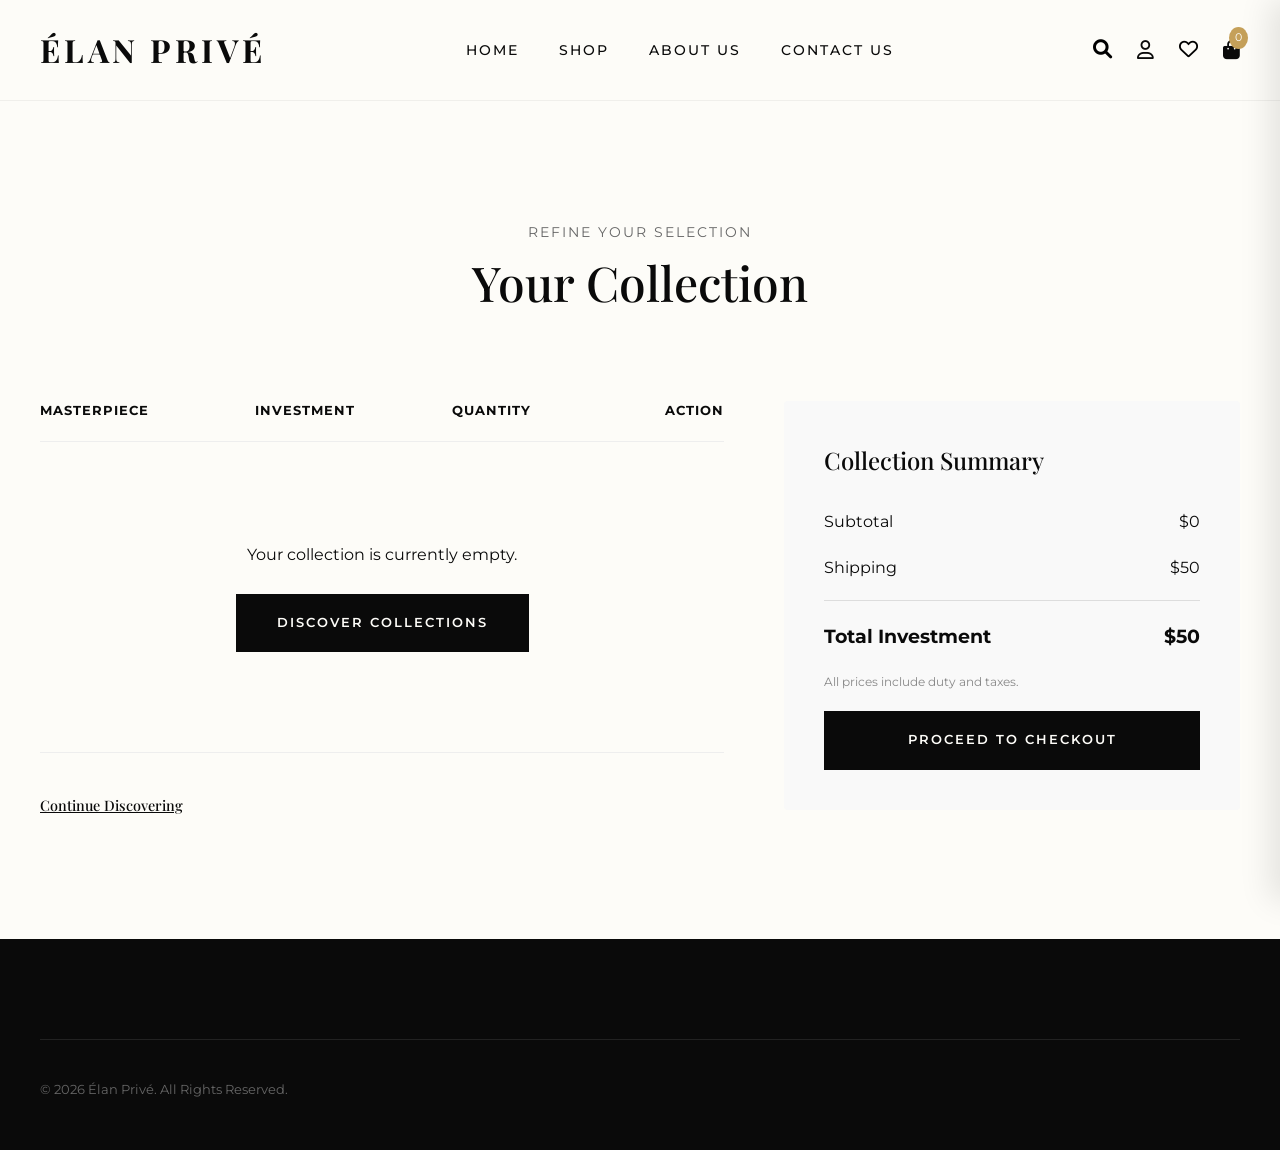
<file: frontend/cart.html>
<!DOCTYPE html>
<html lang="en">
<head>
    <meta charset="UTF-8">
    <meta name="viewport" content="width=device-width, initial-scale=1.0">
    <title>Your Collection | Élan Privé</title>
    <link rel="stylesheet" href="style.css">
    <link rel="stylesheet" href="https://cdnjs.cloudflare.com/ajax/libs/font-awesome/6.0.0/css/all.min.css">
</head>
<body>

    <header>
        <div class="container">
            <nav>
                <a href="index.html" class="logo serif">Élan Privé</a>
                <ul class="nav-links">
                    <li><a href="index.html">Home</a></li>
                    <li><a href="shop.html">Shop</a></li>
                    <li><a href="about.html">About Us</a></li>
                    <li><a href="contact.html">Contact Us</a></li>
                </ul>
                <div class="nav-icons">
                    <button class="icon-btn"><i class="fas fa-search"></i></button>
                    <a href="profile.html" class="icon-btn"><i class="far fa-user"></i></a>
                    <button id="wishlist-trigger" class="icon-btn">
                        <i class="far fa-heart"></i>
                        <span class="wishlist-count">0</span>
                    </button>
                    <a href="cart.html" class="icon-btn active">
                        <i class="fas fa-shopping-bag"></i>
                        <span class="cart-count">0</span>
                    </a>
                </div>
            </nav>
        </div>
    </header>

    <main class="container">
        <section>
            <div class="section-title">
                <p>Refine Your Selection</p>
                <h2>Your Collection</h2>
            </div>

            <div class="checkout-grid">
                <div>
                    <table class="cart-table">
                        <thead>
                            <tr>
                                <th>Masterpiece</th>
                                <th>Investment</th>
                                <th>Quantity</th>
                                <th style="text-align: right;">Action</th>
                            </tr>
                        </thead>
                        <tbody id="cart-items-container">
                            <!-- Items injected by JS -->
                        </tbody>
                    </table>
                    <a href="shop.html" class="serif" style="text-decoration: underline; font-size: 0.9rem;">Continue Discovering</a>
                </div>

                <aside>
                    <div class="cart-summary">
                        <h3 class="serif" style="margin-bottom: 30px; font-size: 1.5rem;">Collection Summary</h3>
                        <div class="summary-row">
                            <span>Subtotal</span>
                            <span id="subtotal">$0</span>
                        </div>
                        <div class="summary-row">
                            <span>Shipping</span>
                            <span id="shipping">Complimentary</span>
                        </div>
                        <div class="summary-row summary-total" style="margin-top: 20px;">
                            <span>Total Investment</span>
                            <span id="total">$0</span>
                        </div>
                        <p style="font-size: 0.75rem; color: #888; margin: 20px 0;">All prices include duty and taxes.</p>
                        <a href="checkout.html" class="btn btn-primary" style="width: 100%; text-align: center;">Proceed to Checkout</a>
                    </div>
                </aside>
            </div>
        </section>
    </main>

    <footer>
        <div class="container">
            <div class="footer-bottom">
                <p>&copy; 2026 Élan Privé. All Rights Reserved.</p>
            </div>
        </div>
    </footer>

    <!-- Wishlist Sidebar -->
    <div id="wishlist-sidebar" class="sidebar">
        <div class="sidebar-header">
            <h3 class="serif">Your Wishlist</h3>
            <button id="wishlist-close" class="icon-btn"><i class="fas fa-times"></i></button>
        </div>
        <div id="wishlist-items" class="sidebar-content">
            <!-- Wishlist items injected here -->
        </div>
        <div class="sidebar-footer">
            <a href="shop.html" class="btn btn-gold" style="width: 100%; text-align: center;">Continue Exploring</a>
        </div>
    </div>

    <script src="scripts.js"></script>
</body>
</html>
</file>
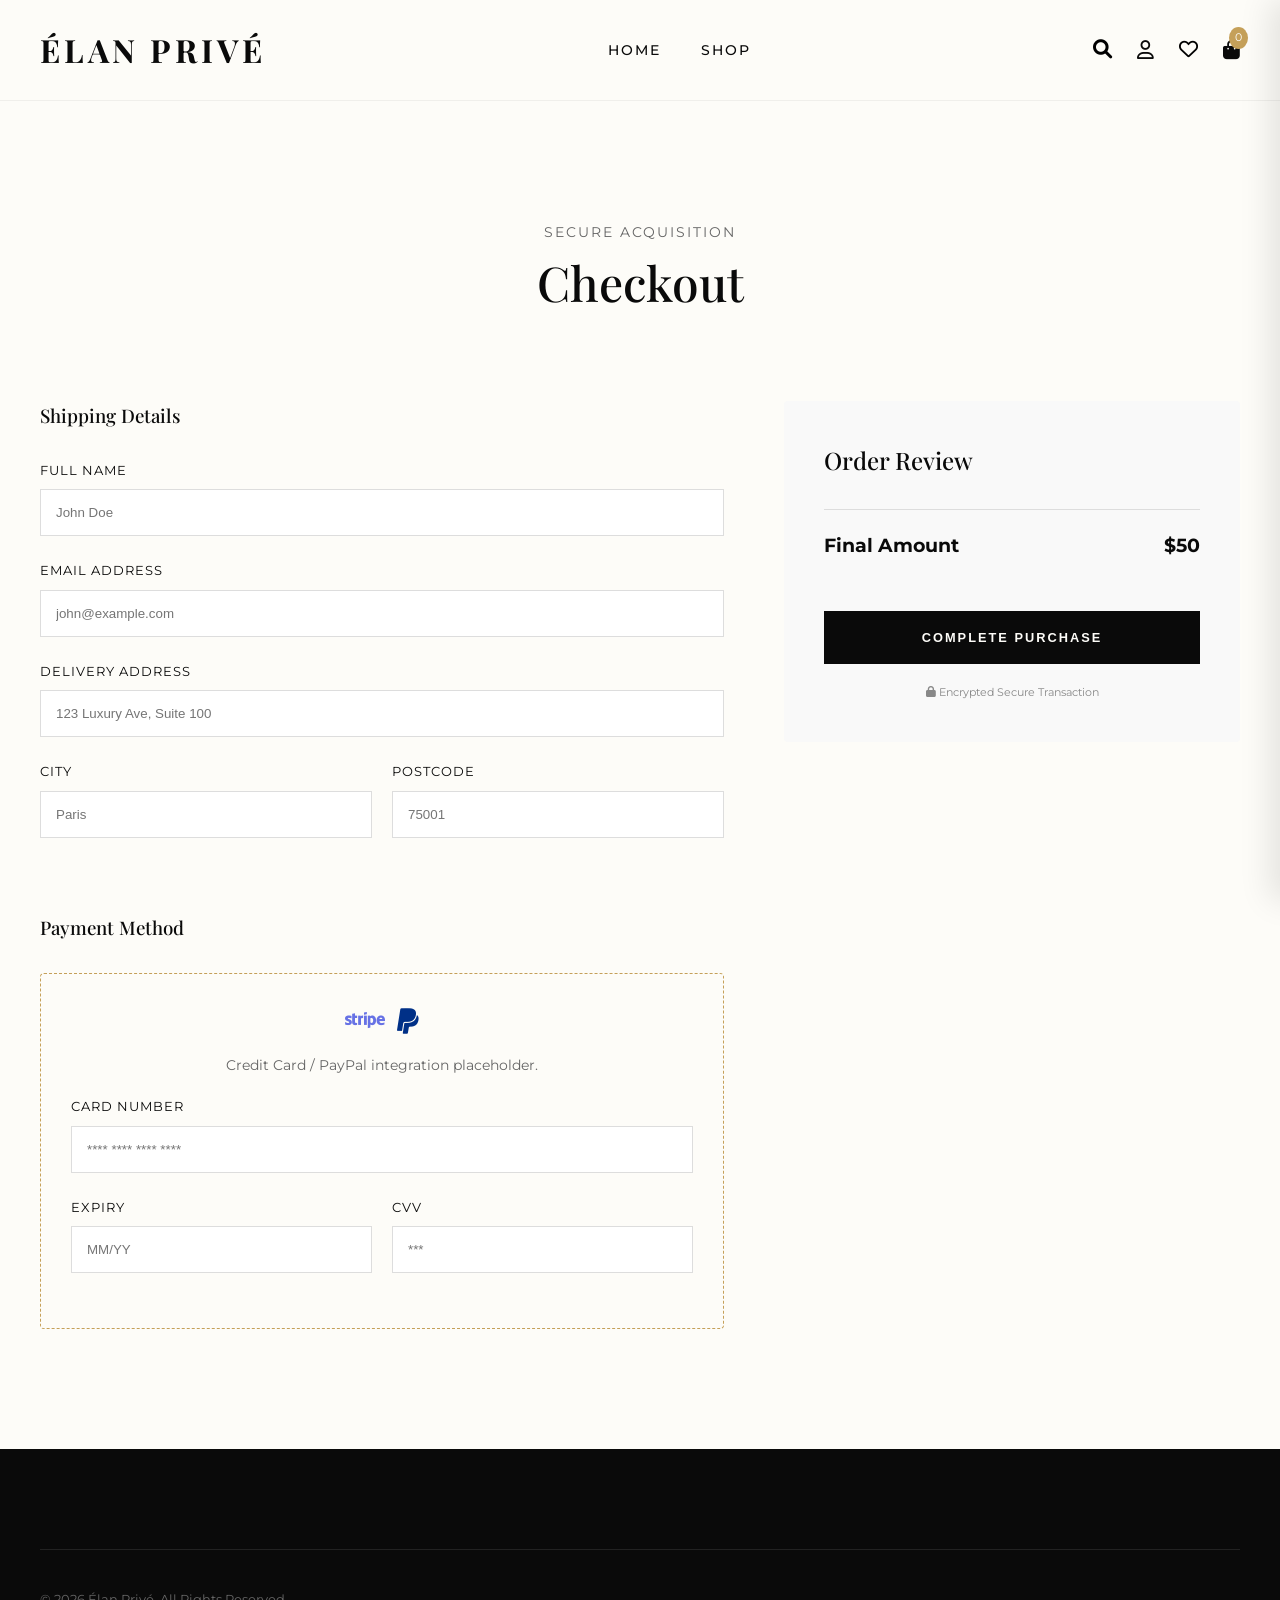
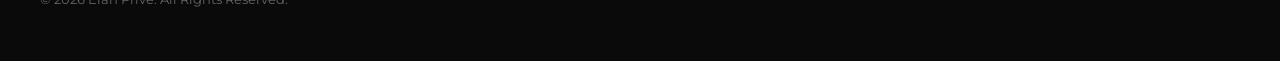
<file: frontend/checkout.html>
<!DOCTYPE html>
<html lang="en">
<head>
    <meta charset="UTF-8">
    <meta name="viewport" content="width=device-width, initial-scale=1.0">
    <title>Checkout | Élan Privé</title>
    <link rel="stylesheet" href="style.css">
    <link rel="stylesheet" href="https://cdnjs.cloudflare.com/ajax/libs/font-awesome/6.0.0/css/all.min.css">
</head>
<body>

    <header>
        <div class="container">
            <nav>
                <a href="index.html" class="logo serif">Élan Privé</a>
                <ul class="nav-links">
                    <li><a href="index.html">Home</a></li>
                    <li><a href="shop.html">Shop</a></li>
                </ul>
                <div class="nav-icons">
                    <button class="icon-btn"><i class="fas fa-search"></i></button>
                    <a href="profile.html" class="icon-btn"><i class="far fa-user"></i></a>
                    <button id="wishlist-trigger" class="icon-btn">
                        <i class="far fa-heart"></i>
                        <span class="wishlist-count">0</span>
                    </button>
                    <a href="cart.html" class="icon-btn">
                        <i class="fas fa-shopping-bag"></i>
                        <span class="cart-count">0</span>
                    </a>
                </div>
            </nav>
        </div>
    </header>

    <main class="container">
        <section>
            <div class="section-title">
                <p>Secure Acquisition</p>
                <h2>Checkout</h2>
            </div>

            <form id="checkout-form" class="checkout-grid">
                <div>
                    <h3 class="serif" style="margin-bottom: 30px;">Shipping Details</h3>
                    <div class="form-group">
                        <label>Full Name</label>
                        <input type="text" name="name" placeholder="John Doe" required>
                    </div>
                    <div class="form-group">
                        <label>Email Address</label>
                        <input type="email" name="email" placeholder="john@example.com" required>
                    </div>
                    <div class="form-group">
                        <label>Delivery Address</label>
                        <input type="text" name="address" placeholder="123 Luxury Ave, Suite 100" required>
                    </div>
                    <div style="display: grid; grid-template-columns: 1fr 1fr; gap: 20px;">
                        <div class="form-group">
                            <label>City</label>
                            <input type="text" name="city" placeholder="Paris" required>
                        </div>
                        <div class="form-group">
                            <label>Postcode</label>
                            <input type="text" name="postcode" placeholder="75001" required>
                        </div>
                    </div>

                    <h3 class="serif" style="margin: 50px 0 30px;">Payment Method</h3>
                    <div class="payment-placeholder">
                        <p style="margin-bottom: 15px;"><i class="fab fa-stripe" style="font-size: 2rem; color: #6772e5;"></i> &nbsp; <i class="fab fa-paypal" style="font-size: 1.8rem; color: #003087;"></i></p>
                        <p style="font-size: 0.9rem; color: #666;">Credit Card / PayPal integration placeholder.</p>
                        <div style="margin-top: 20px; text-align: left;">
                            <div class="form-group">
                                <label>Card Number</label>
                                <input type="text" placeholder="**** **** **** ****">
                            </div>
                            <div style="display: grid; grid-template-columns: 1fr 1fr; gap: 20px;">
                                <div class="form-group">
                                    <label>Expiry</label>
                                    <input type="text" placeholder="MM/YY">
                                </div>
                                <div class="form-group">
                                    <label>CVV</label>
                                    <input type="text" placeholder="***">
                                </div>
                            </div>
                        </div>
                    </div>
                </div>

                <aside>
                    <div class="cart-summary">
                        <h3 class="serif" style="margin-bottom: 30px; font-size: 1.5rem;">Order Review</h3>
                        <div id="checkout-summary-list">
                            <!-- Items injected by JS -->
                        </div>
                        <div class="summary-row summary-total" style="margin-top: 30px;">
                            <span>Final Amount</span>
                            <span id="checkout-total">$0</span>
                        </div>
                        <button type="submit" class="btn btn-primary" style="width: 100%; margin-top: 30px;">Complete Purchase</button>
                        <p style="text-align: center; font-size: 0.7rem; color: #888; margin-top: 20px;"><i class="fas fa-lock"></i> Encrypted Secure Transaction</p>
                    </div>
                </aside>
            </form>
        </section>
    </main>

    <footer>
        <div class="container">
            <div class="footer-bottom">
                <p>&copy; 2026 Élan Privé. All Rights Reserved.</p>
            </div>
        </div>
    </footer>

    <!-- Wishlist Sidebar -->
    <div id="wishlist-sidebar" class="sidebar">
        <div class="sidebar-header">
            <h3 class="serif">Your Wishlist</h3>
            <button id="wishlist-close" class="icon-btn"><i class="fas fa-times"></i></button>
        </div>
        <div id="wishlist-items" class="sidebar-content">
            <!-- Wishlist items injected here -->
        </div>
        <div class="sidebar-footer">
            <a href="shop.html" class="btn btn-gold" style="width: 100%; text-align: center;">Continue Exploring</a>
        </div>
    </div>

    <script src="scripts.js"></script>
</body>
</html>
</file>
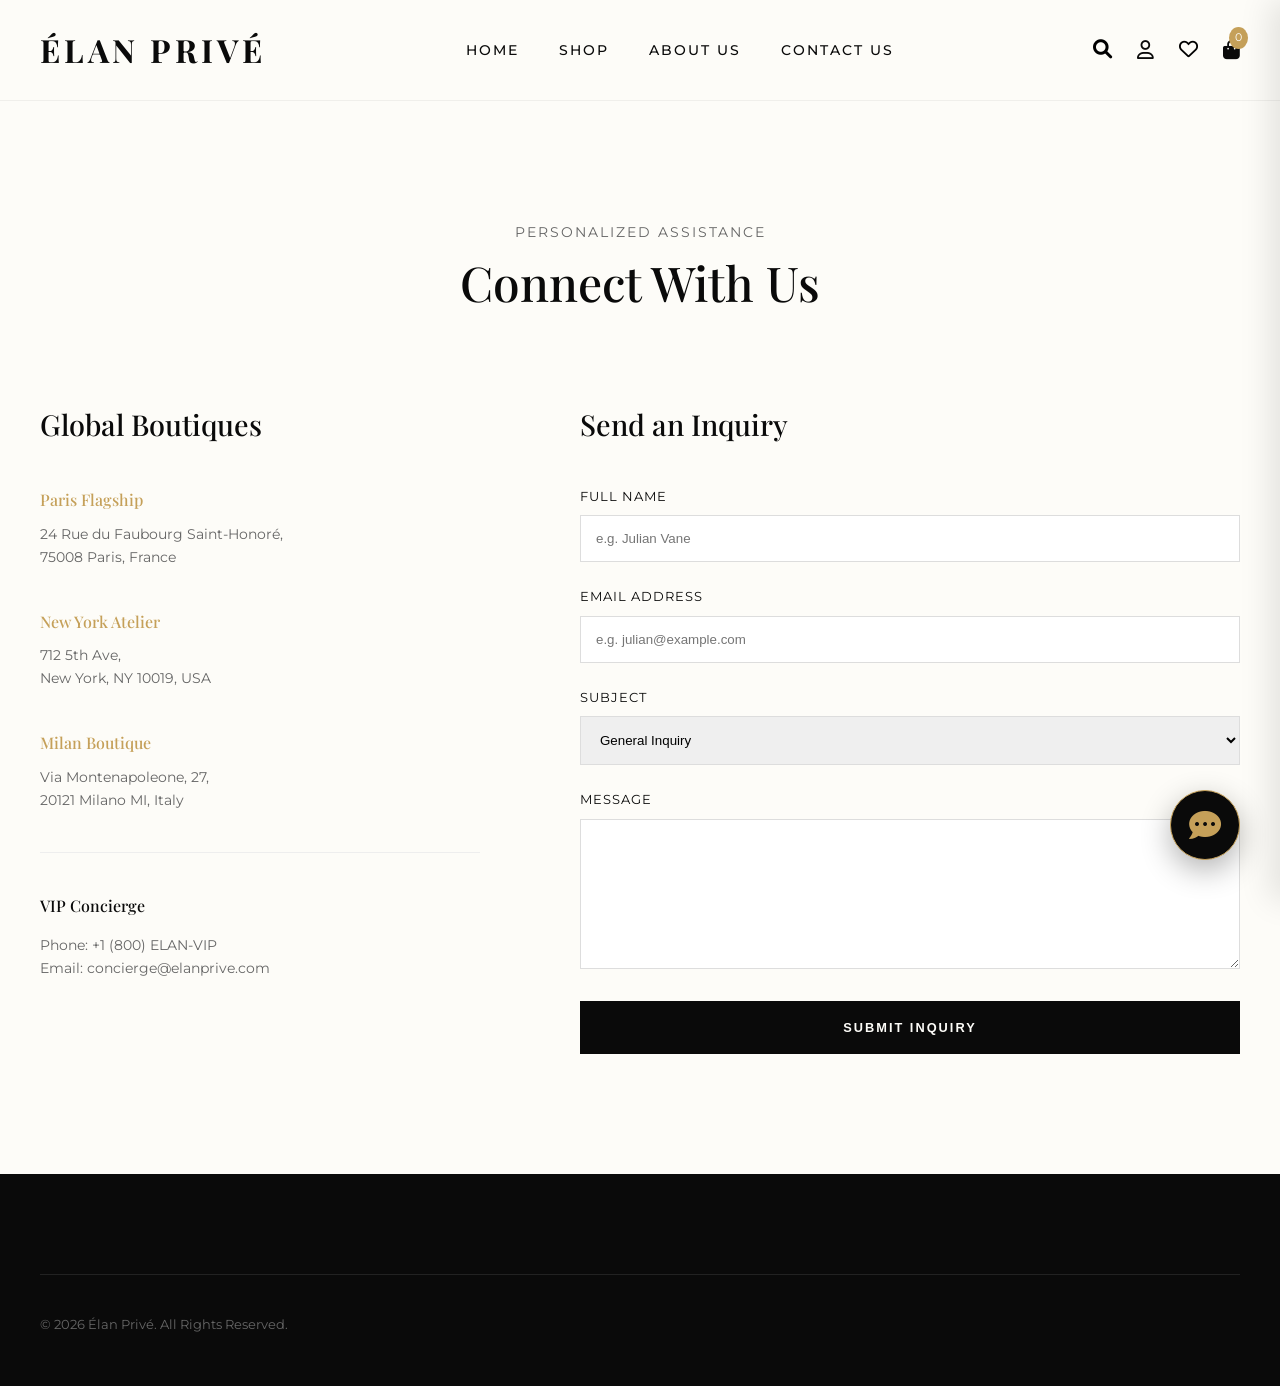
<file: frontend/contact.html>
<!DOCTYPE html>
<html lang="en">
<head>
    <meta charset="UTF-8">
    <meta name="viewport" content="width=device-width, initial-scale=1.0">
    <title>Contact Us | Élan Privé</title>
    <link rel="stylesheet" href="style.css">
    <link rel="stylesheet" href="https://cdnjs.cloudflare.com/ajax/libs/font-awesome/6.0.0/css/all.min.css">
</head>
<body>

    <header>
        <div class="container">
            <nav>
                <a href="index.html" class="logo serif">Élan Privé</a>
                <ul class="nav-links">
                    <li><a href="index.html">Home</a></li>
                    <li><a href="shop.html">Shop</a></li>
                    <li><a href="about.html">About Us</a></li>
                    <li><a href="contact.html" class="active">Contact Us</a></li>
                </ul>
                <div class="nav-icons">
                    <button class="icon-btn"><i class="fas fa-search"></i></button>
                    <a href="profile.html" class="icon-btn"><i class="far fa-user"></i></a>
                    <button id="wishlist-trigger" class="icon-btn">
                        <i class="far fa-heart"></i>
                        <span class="wishlist-count">0</span>
                    </button>
                    <a href="cart.html" class="icon-btn">
                        <i class="fas fa-shopping-bag"></i>
                        <span class="cart-count">0</span>
                    </a>
                </div>
            </nav>
        </div>
    </header>

    <main class="container">
        <section>
            <div class="section-title">
                <p>Personalized Assistance</p>
                <h2>Connect With Us</h2>
            </div>

            <div style="display: grid; grid-template-columns: 1fr 1.5fr; gap: 100px;">
                <div>
                    <h3 class="serif" style="font-size: 1.8rem; margin-bottom: 40px;">Global Boutiques</h3>
                    
                    <div style="margin-bottom: 40px;">
                        <h4 class="serif" style="color: var(--accent-color); margin-bottom: 10px;">Paris Flagship</h4>
                        <p style="color: #666; font-size: 0.9rem;">24 Rue du Faubourg Saint-Honoré, <br> 75008 Paris, France</p>
                    </div>

                    <div style="margin-bottom: 40px;">
                        <h4 class="serif" style="color: var(--accent-color); margin-bottom: 10px;">New York Atelier</h4>
                        <p style="color: #666; font-size: 0.9rem;">712 5th Ave, <br> New York, NY 10019, USA</p>
                    </div>

                    <div style="margin-bottom: 40px;">
                        <h4 class="serif" style="color: var(--accent-color); margin-bottom: 10px;">Milan Boutique</h4>
                        <p style="color: #666; font-size: 0.9rem;">Via Montenapoleone, 27, <br> 20121 Milano MI, Italy</p>
                    </div>

                    <div style="border-top: 1px solid #eee; padding-top: 40px;">
                        <h4 class="serif" style="margin-bottom: 15px;">VIP Concierge</h4>
                        <p style="color: #666; font-size: 0.9rem;">Phone: +1 (800) ELAN-VIP</p>
                        <p style="color: #666; font-size: 0.9rem;">Email: concierge@elanprive.com</p>
                    </div>
                </div>

                <div>
                    <h3 class="serif" style="font-size: 1.8rem; margin-bottom: 40px;">Send an Inquiry</h3>
                    <form id="contact-form" class="checkout-form">
                        <div class="form-group">
                            <label>Full Name</label>
                            <input type="text" placeholder="e.g. Julian Vane" required>
                        </div>
                        <div class="form-group">
                            <label>Email Address</label>
                            <input type="email" placeholder="e.g. julian@example.com" required>
                        </div>
                        <div class="form-group">
                            <label>Subject</label>
                            <select>
                                <option>General Inquiry</option>
                                <option>Private Appointment</option>
                                <option>Custom Tailoring</option>
                                <option>Order Support</option>
                            </select>
                        </div>
                        <div class="form-group">
                            <label>Message</label>
                            <textarea style="width: 100%; padding: 15px; border: 1px solid #ddd; outline: none; height: 150px; font-family: inherit;"></textarea>
                        </div>
                        <button type="submit" class="btn btn-primary" style="width: 100%;">Submit Inquiry</button>
                    </form>
                </div>
            </div>
        </section>
    </main>

    <footer>
        <div class="container">
            <div class="footer-bottom">
                <p>&copy; 2026 Élan Privé. All Rights Reserved.</p>
            </div>
        </div>
    </footer>

    <!-- Le Concierge Chatbot -->
    <div id="concierge-trigger">
        <i class="fas fa-comment-dots"></i>
    </div>
    <div id="concierge-window">
        <div class="chat-header">
            <h3 class="serif">Le Concierge</h3>
            <button id="chat-close" class="icon-btn" style="color: white;"><i class="fas fa-times"></i></button>
        </div>
        <div class="chat-messages" id="chat-messages">
            <div class="message bot">
                Greetings. How may I assist you with your inquiry today?
            </div>
        </div>
        <form class="chat-input-area" id="chat-form">
            <input type="text" id="chat-input" placeholder="Type your inquiry...">
            <button type="submit"><i class="fas fa-paper-plane"></i></button>
        </form>
    </div>

    <!-- Wishlist Sidebar -->
    <div id="wishlist-sidebar" class="sidebar">
        <div class="sidebar-header">
            <h3 class="serif">Your Wishlist</h3>
            <button id="wishlist-close" class="icon-btn"><i class="fas fa-times"></i></button>
        </div>
        <div id="wishlist-items" class="sidebar-content">
            <!-- Wishlist items injected here -->
        </div>
        <div class="sidebar-footer">
            <a href="shop.html" class="btn btn-gold" style="width: 100%; text-align: center;">Continue Exploring</a>
        </div>
    </div>

    <script src="scripts.js"></script>
    <script>
        document.getElementById('contact-form').addEventListener('submit', (e) => {
            e.preventDefault();
            alert('Your inquiry has been received. Our concierge will contact you shortly.');
            e.target.reset();
        });
    </script>
</body>
</html>
</file>
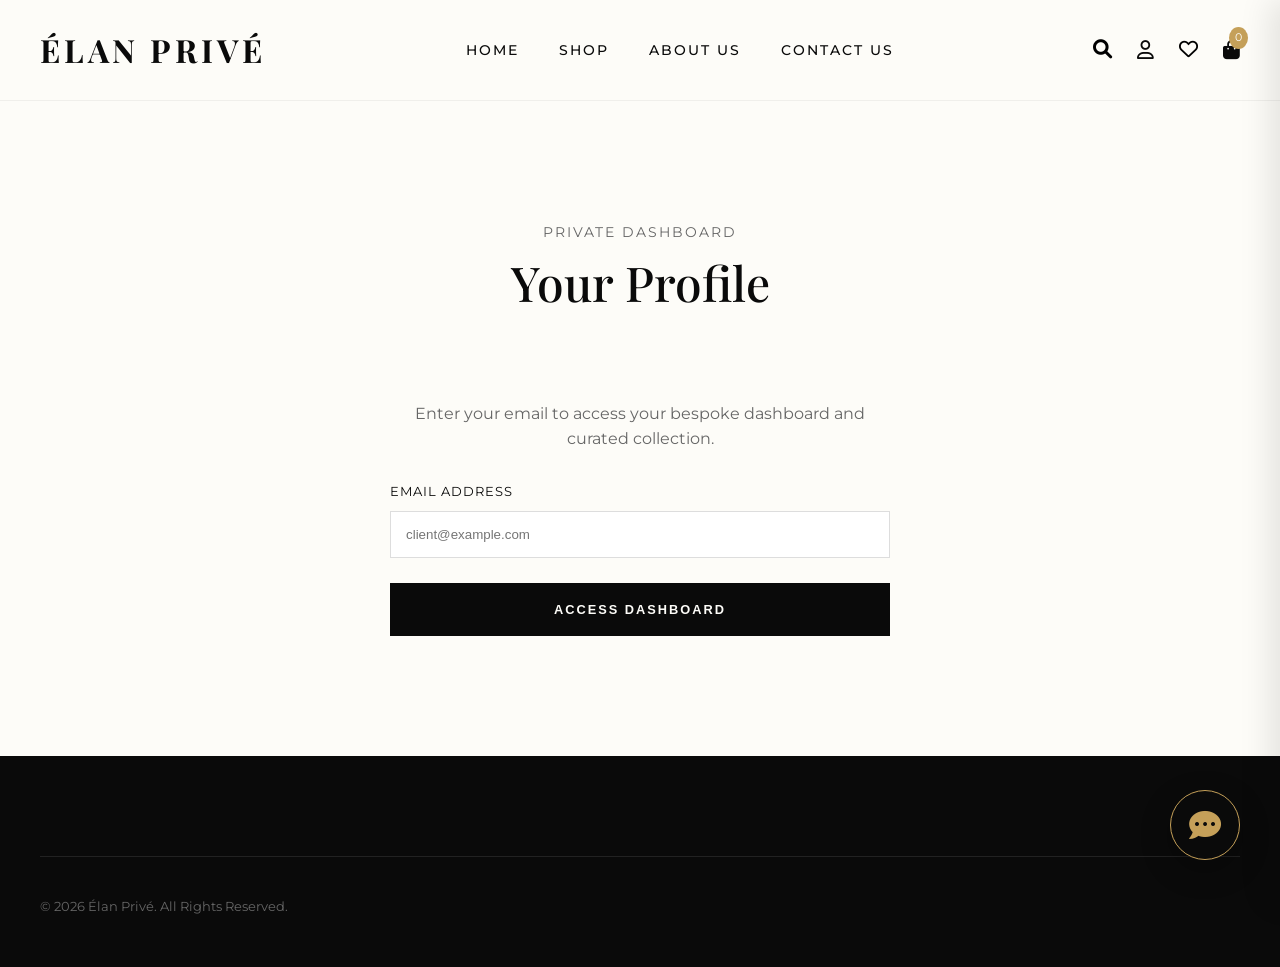
<file: frontend/profile.html>
<!DOCTYPE html>
<html lang="en">
<head>
    <meta charset="UTF-8">
    <meta name="viewport" content="width=device-width, initial-scale=1.0">
    <title>Your Profile | Élan Privé</title>
    <link rel="stylesheet" href="style.css">
    <link rel="stylesheet" href="https://cdnjs.cloudflare.com/ajax/libs/font-awesome/6.0.0/css/all.min.css">
</head>
<body>

    <header>
        <div class="container">
            <nav>
                <a href="index.html" class="logo serif">Élan Privé</a>
                <ul class="nav-links">
                    <li><a href="index.html">Home</a></li>
                    <li><a href="shop.html">Shop</a></li>
                    <li><a href="about.html">About Us</a></li>
                    <li><a href="contact.html">Contact Us</a></li>
                </ul>
                <div class="nav-icons">
                    <button class="icon-btn"><i class="fas fa-search"></i></button>
                    <a href="profile.html" class="icon-btn active"><i class="far fa-user"></i></a>
                    <button id="wishlist-trigger" class="icon-btn">
                        <i class="far fa-heart"></i>
                        <span class="wishlist-count">0</span>
                    </button>
                    <a href="cart.html" class="icon-btn">
                        <i class="fas fa-shopping-bag"></i>
                        <span class="cart-count">0</span>
                    </a>
                </div>
            </nav>
        </div>
    </header>

    <main class="container">
        <section style="min-height: 60vh;">
            <div class="section-title">
                <p>Private Dashboard</p>
                <h2>Your Profile</h2>
            </div>

            <!-- Login / Auth State -->
            <div id="auth-section" style="max-width: 500px; margin: 0 auto; text-align: center;">
                <p style="margin-bottom: 30px; color: #666;">Enter your email to access your bespoke dashboard and curated collection.</p>
                <form id="auth-form" class="checkout-form">
                    <div class="form-group" style="text-align: left;">
                        <label>Email Address</label>
                        <input type="email" id="auth-email" placeholder="client@example.com" required>
                    </div>
                    <button type="submit" class="btn btn-primary" style="width: 100%;">Access Dashboard</button>
                </form>
            </div>

            <!-- Profile Dashboard State -->
            <div id="profile-dashboard" style="display: none; grid-template-columns: 1fr 2fr; gap: 60px;">
                <aside style="border-right: 1px solid #eee; padding-right: 40px;">
                    <div style="text-align: center; margin-bottom: 40px;">
                        <div style="width: 80px; height: 80px; background: var(--accent-color); color: white; border-radius: 50%; display: flex; align-items: center; justify-content: center; font-size: 2rem; margin: 0 auto 20px;" class="serif" id="profile-initial">EP</div>
                        <h3 class="serif" id="profile-greeting">Welcome</h3>
                        <p style="color: #666; font-size: 0.8rem; margin-top: 5px;" id="profile-email-display"></p>
                    </div>
                    <ul class="filter-list">
                        <li class="active" style="padding: 10px 0; border-bottom: 1px solid #eee;">Account Details</li>
                        <li style="padding: 10px 0; border-bottom: 1px solid #eee;">Order History</li>
                        <li style="padding: 10px 0; border-bottom: 1px solid #eee;">Shipping Addresses</li>
                        <li style="padding: 10px 0; border-bottom: 1px solid #eee; color: #ff4444;" onclick="logout()">Sign Out</li>
                    </ul>
                </aside>

                <div>
                    <h3 class="serif" style="margin-bottom: 30px; font-size: 1.8rem;">Account Details</h3>
                    <form id="profile-form" class="checkout-form">
                        <div style="display: grid; grid-template-columns: 1fr 1fr; gap: 20px;">
                            <div class="form-group">
                                <label>Full Name</label>
                                <input type="text" id="profile-name" placeholder="John Doe" required>
                            </div>
                            <div class="form-group">
                                <label>Phone Number</label>
                                <input type="text" id="profile-phone" placeholder="+1 (555) 000-0000">
                            </div>
                        </div>
                        <div class="form-group">
                            <label>Primary Delivery Address</label>
                            <input type="text" id="profile-address" placeholder="123 Luxury Ave, Suite 100" required>
                        </div>
                        <div style="display: grid; grid-template-columns: 1fr 1fr; gap: 20px;">
                            <div class="form-group">
                                <label>City</label>
                                <input type="text" id="profile-city" placeholder="Paris">
                            </div>
                            <div class="form-group">
                                <label>Postcode / Pincode</label>
                                <input type="text" id="profile-pincode" placeholder="75001">
                            </div>
                        </div>
                        <button type="submit" class="btn btn-primary" id="save-profile-btn">Save Changes</button>
                    </form>

                    <div style="margin-top: 60px;">
                        <h3 class="serif" style="margin-bottom: 20px; font-size: 1.8rem;">Recent Orders</h3>
                        <div id="orders-container" style="display: grid; gap: 20px;">
                            <p style="color: #888;">Fetching your order history...</p>
                        </div>
                    </div>
                </div>
            </div>
        </section>
    </main>

    <footer>
        <div class="container">
            <div class="footer-bottom">
                <p>&copy; 2026 Élan Privé. All Rights Reserved.</p>
            </div>
        </div>
    </footer>

    <!-- Wishlist Sidebar -->
    <div id="wishlist-sidebar" class="sidebar">
        <div class="sidebar-header">
            <h3 class="serif">Your Wishlist</h3>
            <button id="wishlist-close" class="icon-btn"><i class="fas fa-times"></i></button>
        </div>
        <div id="wishlist-items" class="sidebar-content">
        </div>
        <div class="sidebar-footer">
            <a href="shop.html" class="btn btn-gold" style="width: 100%; text-align: center;">Continue Exploring</a>
        </div>
    </div>

    <!-- Le Concierge Chatbot -->
    <div id="concierge-trigger">
        <i class="fas fa-comment-dots"></i>
    </div>
    <div id="concierge-window">
        <div class="chat-header">
            <h3 class="serif">Le Concierge</h3>
            <button id="chat-close" class="icon-btn" style="color: white;"><i class="fas fa-times"></i></button>
        </div>
        <div class="chat-messages" id="chat-messages">
            <div class="message bot">
                Greetings. How may I assist you today?
            </div>
        </div>
        <form class="chat-input-area" id="chat-form">
            <input type="text" id="chat-input" placeholder="Type your inquiry...">
            <button type="submit"><i class="fas fa-paper-plane"></i></button>
        </form>
    </div>

    <script src="scripts.js"></script>
</body>
</html>
</file>
<file: frontend/style.css>
@import url('https://fonts.googleapis.com/css2?family=Playfair+Display:ital,wght@0,400..900;1,400..900&family=Montserrat:wght@100..900&display=swap');

:root {
    --primary-color: #0A0A0A; /* Black */
    --secondary-color: #FDFCF8; /* Ivory */
    --accent-color: #C5A059; /* Gold */
    --text-muted: #666666;
    --charcoal: #333333;
    --navy: #001F3F;
    --glass-bg: rgba(255, 255, 255, 0.1);
    --glass-border: rgba(255, 255, 255, 0.2);
    --transition: all 0.4s cubic-bezier(0.4, 0, 0.2, 1);
}

* {
    margin: 0;
    padding: 0;
    box-sizing: border-box;
}

body {
    font-family: 'Montserrat', sans-serif;
    background-color: var(--secondary-color);
    color: var(--primary-color);
    line-height: 1.6;
    overflow-x: hidden;
}

h1, h2, h3, h4, .serif {
    font-family: 'Playfair Display', serif;
    font-weight: 500;
}

a {
    text-decoration: none;
    color: inherit;
    transition: var(--transition);
}

ul {
    list-style: none;
}

img {
    max-width: 100%;
    display: block;
}

.container {
    max-width: 1400px;
    margin: 0 auto;
    padding: 0 40px;
}

/* --- Navigation --- */
header {
    position: sticky;
    top: 0;
    z-index: 1000;
    background-color: rgba(253, 252, 248, 0.95);
    backdrop-filter: blur(10px);
    border-bottom: 1px solid rgba(0, 0, 0, 0.05);
}

nav {
    display: flex;
    justify-content: space-between;
    align-items: center;
    height: 100px;
}

.logo {
    font-size: 2rem;
    letter-spacing: 4px;
    font-weight: 700;
    text-transform: uppercase;
}

.nav-links {
    display: flex;
    gap: 40px;
}

.nav-links a {
    text-transform: uppercase;
    font-size: 0.85rem;
    letter-spacing: 2px;
    font-weight: 500;
    position: relative;
}

.nav-links a::after {
    content: '';
    position: absolute;
    bottom: -5px;
    left: 0;
    width: 0;
    height: 1px;
    background-color: var(--accent-color);
    transition: var(--transition);
}

.nav-links a:hover::after {
    width: 100%;
}

.nav-icons {
    display: flex;
    gap: 25px;
    font-size: 1.2rem;
    align-items: center;
}

.icon-btn {
    cursor: pointer;
    background: none;
    border: none;
    font-size: 1.2rem;
    position: relative;
}

.wishlist-count {
    position: absolute;
    top: -8px;
    right: -8px;
    background-color: var(--accent-color);
    color: white;
    font-size: 0.7rem;
    padding: 2px 6px;
    border-radius: 50%;
}

.cart-count {
    position: absolute;
    top: -8px;
    right: -8px;
    background-color: var(--accent-color);
    color: white;
    font-size: 0.7rem;
    padding: 2px 6px;
    border-radius: 50%;
}

/* --- Buttons --- */
.hero-bg.parallax {
    transition: transform 0.1s ease-out;
    will-change: transform;
}

/* --- Concierge Quick Replies --- */
.quick-replies {
    display: flex;
    flex-wrap: wrap;
    gap: 8px;
    margin-top: 10px;
    padding: 0 20px 20px;
}

.qr-btn {
    background: white;
    border: 1px solid var(--accent-color);
    color: var(--accent-color);
    padding: 6px 14px;
    border-radius: 20px;
    font-size: 0.75rem;
    cursor: pointer;
    transition: var(--transition);
}

.qr-btn:hover {
    background: var(--accent-color);
    color: white;
}

.btn-text {
    background: none;
    border: none;
    color: var(--accent-color);
    text-transform: uppercase;
    letter-spacing: 1px;
    font-size: 0.7rem;
    font-weight: 600;
    cursor: pointer;
    padding: 0;
}

.btn-text:hover {
    text-decoration: underline;
}

/* --- Newsletter Feedback --- */
.newsletter-success {
    color: var(--accent-color);
    font-size: 0.8rem;
    margin-top: 10px;
    display: none;
}

.btn {
    display: inline-block;
    padding: 18px 40px;
    text-transform: uppercase;
    letter-spacing: 2px;
    font-size: 0.8rem;
    font-weight: 600;
    cursor: pointer;
    border: 1px solid var(--primary-color);
    background: transparent;
    transition: var(--transition);
}

.btn-primary {
    background-color: var(--primary-color);
    color: var(--secondary-color);
}

.btn-primary:hover {
    background-color: transparent;
    color: var(--primary-color);
}

.btn-gold {
    border-color: var(--accent-color);
    color: var(--accent-color);
}

.btn-gold:hover {
    background-color: var(--accent-color);
    color: white;
}

/* --- Hero Section --- */
.hero {
    height: 90vh;
    position: relative;
    display: flex;
    align-items: center;
    justify-content: center;
    text-align: center;
    color: white;
    overflow: hidden;
}

.hero-bg {
    position: absolute;
    top: 0;
    left: 0;
    width: 100%;
    height: 100%;
    background-size: cover;
    background-position: center;
    filter: brightness(0.7);
    z-index: -1;
    transform: scale(1.05);
    animation: zoomOut 20s infinite alternate;
}

@keyframes zoomOut {
    from { transform: scale(1.1); }
    to { transform: scale(1); }
}

.hero-content h1 {
    font-size: 5rem;
    margin-bottom: 20px;
    opacity: 0;
    transform: translateY(30px);
    animation: fadeInUp 1s forwards 0.5s;
}

.hero-content p {
    font-size: 1.2rem;
    letter-spacing: 4px;
    margin-bottom: 40px;
    opacity: 0;
    transform: translateY(30px);
    animation: fadeInUp 1s forwards 0.8s;
}

.hero-content .btn {
    opacity: 0;
    transform: translateY(30px);
    animation: fadeInUp 1s forwards 1.1s;
}

@keyframes fadeInUp {
    to {
        opacity: 1;
        transform: translateY(0);
    }
}

/* --- Reveal Animations --- */
.reveal {
    opacity: 1; /* Safety: show by default */
    transform: translateY(0);
    transition: all 0.8s cubic-bezier(0.4, 0, 0.2, 1);
}

.reveal.active {
    opacity: 1 !important;
    transform: translateY(0) !important;
}

/* Fallback: if JS fails, show items after a delay */
.no-js .reveal {
    opacity: 1;
    transform: translateY(0);
}

/* --- Sections --- */
section {
    padding: 120px 0;
}

.section-title {
    text-align: center;
    margin-bottom: 80px;
}

.section-title h2 {
    font-size: 3rem;
    margin-bottom: 10px;
}

.section-title p {
    color: var(--text-muted);
    letter-spacing: 2px;
    text-transform: uppercase;
    font-size: 0.9rem;
}

/* --- Product Grid --- */
.product-grid {
    display: grid;
    grid-template-columns: repeat(auto-fill, minmax(300px, 1fr));
    gap: 40px;
}

.product-card {
    position: relative;
    overflow: hidden;
    cursor: pointer;
}

.product-image {
    position: relative;
    aspect-ratio: 3/4;
    overflow: hidden;
    background-color: #f5f5f5;
}

.product-image img {
    width: 100%;
    height: 100%;
    object-fit: cover;
    transition: transform 0.8s ease;
}

.product-card:hover .product-image img {
    transform: scale(1.1);
}

.product-card:hover .wishlist-btn {
    opacity: 1;
    transform: translateY(0);
}

.wishlist-btn {
    position: absolute;
    top: 20px;
    right: 20px;
    width: 40px;
    height: 40px;
    border-radius: 50%;
    background: white;
    border: none;
    display: flex;
    align-items: center;
    justify-content: center;
    cursor: pointer;
    box-shadow: 0 4px 10px rgba(0,0,0,0.1);
    opacity: 0;
    transform: translateY(-10px);
    transition: var(--transition);
    z-index: 5;
}

.notification {
    position: fixed;
    bottom: 40px;
    left: 50%;
    transform: translateX(-50%) translateY(100px);
    background: var(--primary-color);
    color: var(--accent-color);
    padding: 15px 30px;
    border-radius: 4px;
    z-index: 5000;
    transition: var(--transition);
    border: 1px solid var(--accent-color);
    text-transform: uppercase;
    font-size: 0.8rem;
    letter-spacing: 1px;
}

.notification.active {
    transform: translateX(-50%) translateY(0);
}

.wishlist-btn.active {
    background-color: var(--accent-color);
    color: white;
    opacity: 1;
    transform: translateY(0);
}

.wishlist-btn:hover {
    transform: scale(1.1);
}

.quick-view-overlay {
    position: absolute;
    bottom: 0;
    left: 0;
    width: 100%;
    height: 60px;
    background: rgba(10, 10, 10, 0.8);
    display: flex;
    align-items: center;
    justify-content: center;
    transform: translateY(100%);
    transition: var(--transition);
}

.product-card:hover .quick-view-overlay {
    transform: translateY(0);
}

.btn-discover {
    color: white;
    text-transform: uppercase;
    letter-spacing: 2px;
    font-size: 0.75rem;
    font-weight: 600;
    background: none;
    border: none;
    cursor: pointer;
}

.product-info {
    padding-top: 20px;
    text-align: center;
}

.product-info h3 {
    font-size: 1.2rem;
    margin-bottom: 5px;
}

.product-price {
    font-weight: 600;
    color: var(--accent-color);
}

/* --- Footer --- */
footer {
    background-color: var(--primary-color);
    color: var(--secondary-color);
    padding: 100px 0 50px;
}

.footer-grid {
    display: grid;
    grid-template-columns: repeat(4, 1fr);
    gap: 60px;
    margin-bottom: 80px;
}

.footer-col h4 {
    margin-bottom: 30px;
    text-transform: uppercase;
    letter-spacing: 2px;
    font-size: 0.9rem;
}

.footer-links li {
    margin-bottom: 15px;
}

.footer-links a {
    color: #888;
    font-size: 0.9rem;
}

.footer-links a:hover {
    color: var(--accent-color);
}

.newsletter-form {
    display: flex;
    gap: 10px;
}

.newsletter-form input {
    flex: 1;
    background: transparent;
    border: none;
    border-bottom: 1px solid #333;
    color: white;
    padding: 10px 0;
    outline: none;
}

.footer-bottom {
    border-top: 1px solid #222;
    padding-top: 40px;
    display: flex;
    justify-content: space-between;
    align-items: center;
    font-size: 0.8rem;
    color: #666;
}

/* --- Chatbot UI --- */
#concierge-trigger {
    position: fixed;
    bottom: 40px;
    right: 40px;
    width: 70px;
    height: 70px;
    background-color: var(--primary-color);
    color: var(--accent-color);
    border-radius: 50%;
    display: flex;
    align-items: center;
    justify-content: center;
    font-size: 2rem;
    box-shadow: 0 10px 30px rgba(0,0,0,0.3);
    cursor: pointer;
    z-index: 2000;
    transition: var(--transition);
    border: 1px solid var(--accent-color);
}

#concierge-trigger:hover {
    transform: scale(1.1) translateY(-5px);
}

#concierge-window {
    position: fixed;
    bottom: 120px;
    right: 40px;
    width: 400px;
    height: 550px;
    background: white;
    border-radius: 20px;
    box-shadow: 0 20px 50px rgba(0,0,0,0.2);
    z-index: 2000;
    display: none;
    flex-direction: column;
    overflow: hidden;
    animation: slideUp 0.4s ease forwards;
}

@keyframes slideUp {
    from { transform: translateY(20px); opacity: 0; }
    to { transform: translateY(0); opacity: 1; }
}

.chat-header {
    background-color: var(--primary-color);
    color: white;
    padding: 25px;
    display: flex;
    justify-content: space-between;
    align-items: center;
}

.chat-header h3 {
    color: var(--accent-color);
    letter-spacing: 2px;
}

.chat-messages {
    flex: 1;
    padding: 20px;
    overflow-y: auto;
    display: flex;
    flex-direction: column;
    gap: 15px;
    background-color: #fbfbfb;
}

.message {
    max-width: 80%;
    padding: 12px 18px;
    border-radius: 15px;
    font-size: 0.9rem;
}

.message.bot {
    background-color: white;
    color: var(--primary-color);
    align-self: flex-start;
    box-shadow: 0 2px 10px rgba(0,0,0,0.05);
    border-bottom-left-radius: 2px;
}

.message.user {
    background-color: var(--primary-color);
    color: white;
    align-self: flex-end;
    border-bottom-right-radius: 2px;
}

.chat-input-area {
    padding: 20px;
    border-top: 1px solid #eee;
    display: flex;
    gap: 10px;
}

.chat-input-area input {
    flex: 1;
    border: 1px solid #eee;
    padding: 12px 20px;
    border-radius: 30px;
    outline: none;
    font-family: inherit;
}

.chat-input-area button {
    background-color: var(--accent-color);
    color: white;
    border: none;
    width: 45px;
    height: 45px;
    border-radius: 50%;
    cursor: pointer;
    display: flex;
    align-items: center;
    justify-content: center;
}

/* --- Sidebar System --- */
.sidebar {
    position: fixed;
    top: 0;
    right: 0;
    width: 400px;
    height: 100vh;
    background: white;
    z-index: 4000;
    box-shadow: -10px 0 30px rgba(0,0,0,0.1);
    transform: translateX(100%);
    transition: all 0.5s cubic-bezier(0.4, 0, 0.2, 1);
    display: flex;
    flex-direction: column;
}

.sidebar.active {
    transform: translateX(0);
}

.sidebar-header {
    padding: 30px;
    border-bottom: 1px solid #eee;
    display: flex;
    justify-content: space-between;
    align-items: center;
}

.sidebar-content {
    flex: 1;
    overflow-y: auto;
    padding: 30px;
}

.sidebar-footer {
    padding: 30px;
    border-top: 1px solid #eee;
}

.wishlist-item {
    display: flex;
    gap: 20px;
    margin-bottom: 25px;
    align-items: center;
}

.wishlist-item img {
    width: 70px;
    height: 90px;
    object-fit: cover;
}

.wishlist-item-info {
    flex: 1;
}

.wishlist-item-info h4 {
    font-size: 0.9rem;
    margin-bottom: 5px;
}

.wishlist-item-info p {
    color: var(--accent-color);
    font-size: 0.85rem;
}

/* --- Modal --- */
.modal {
    position: fixed;
    top: 0;
    left: 0;
    width: 100%;
    height: 100%;
    background: rgba(0,0,0,0.8);
    display: none;
    align-items: center;
    justify-content: center;
    z-index: 3000;
    backdrop-filter: blur(5px);
}

.modal-content {
    background: white;
    width: 90%;
    max-width: 1000px;
    height: 80vh;
    display: flex;
    position: relative;
    border-radius: 4px;
    overflow: hidden;
}

.close-modal {
    position: absolute;
    top: 20px;
    right: 20px;
    font-size: 2rem;
    cursor: pointer;
    z-index: 10;
}

.modal-left {
    flex: 1;
}

.modal-left img {
    width: 100%;
    height: 100%;
    object-fit: cover;
}

.modal-right {
    flex: 1;
    padding: 60px;
    overflow-y: auto;
}

.modal-right h2 {
    font-size: 2.5rem;
    margin-bottom: 20px;
}

.modal-price {
    font-size: 1.5rem;
    color: var(--accent-color);
    margin-bottom: 30px;
}

.modal-description {
    color: var(--text-muted);
    margin-bottom: 40px;
}

.selector-label {
    text-transform: uppercase;
    font-size: 0.8rem;
    letter-spacing: 1px;
    margin-bottom: 15px;
    display: block;
}

.options-group {
    display: flex;
    gap: 10px;
    margin-bottom: 30px;
}

.option-pill {
    padding: 8px 20px;
    border: 1px solid #ddd;
    cursor: pointer;
    font-size: 0.8rem;
}

.option-pill.active {
    border-color: var(--primary-color);
    background: var(--primary-color);
    color: white;
}

/* --- Cart & Checkout Styles --- */
.cart-table {
    width: 100%;
    border-collapse: collapse;
    margin-bottom: 40px;
}

.cart-table th {
    text-align: left;
    padding-bottom: 20px;
    border-bottom: 1px solid #eee;
    text-transform: uppercase;
    font-size: 0.8rem;
    letter-spacing: 1px;
}

.cart-table td {
    padding: 30px 0;
    border-bottom: 1px solid #eee;
}

.cart-item {
    display: flex;
    align-items: center;
    gap: 20px;
}

.cart-item img {
    width: 80px;
    height: 100px;
    object-fit: cover;
}

.qty-input {
    width: 60px;
    padding: 10px;
    border: 1px solid #eee;
    text-align: center;
}

.cart-summary {
    background: #f9f9f9;
    padding: 40px;
    border-radius: 4px;
}

.summary-row {
    display: flex;
    justify-content: space-between;
    margin-bottom: 20px;
}

.summary-total {
    border-top: 1px solid #ddd;
    padding-top: 20px;
    font-weight: 700;
    font-size: 1.2rem;
}

/* --- Checkout Form --- */
.checkout-grid {
    display: grid;
    grid-template-columns: 1.5fr 1fr;
    gap: 60px;
}

.form-group {
    margin-bottom: 25px;
}

.form-group label {
    display: block;
    font-size: 0.8rem;
    text-transform: uppercase;
    margin-bottom: 8px;
    letter-spacing: 1px;
}

.form-group input, .form-group select {
    width: 100%;
    padding: 15px;
    border: 1px solid #ddd;
    outline: none;
}

.payment-placeholder {
    border: 1px dashed var(--accent-color);
    padding: 30px;
    text-align: center;
    margin-top: 30px;
    border-radius: 4px;
}

/* Responsive */
@media (max-width: 1024px) {
    .footer-grid { grid-template-columns: repeat(2, 1fr); }
    .hero-content h1 { font-size: 3.5rem; }
}

@media (max-width: 768px) {
    .nav-links { display: none; }
    .hero-content h1 { font-size: 2.5rem; }
    .modal-content { flex-direction: column; height: 90vh; }
    .modal-left { height: 300px; flex: none; }
    .checkout-grid { grid-template-columns: 1fr; }
}
</file>
